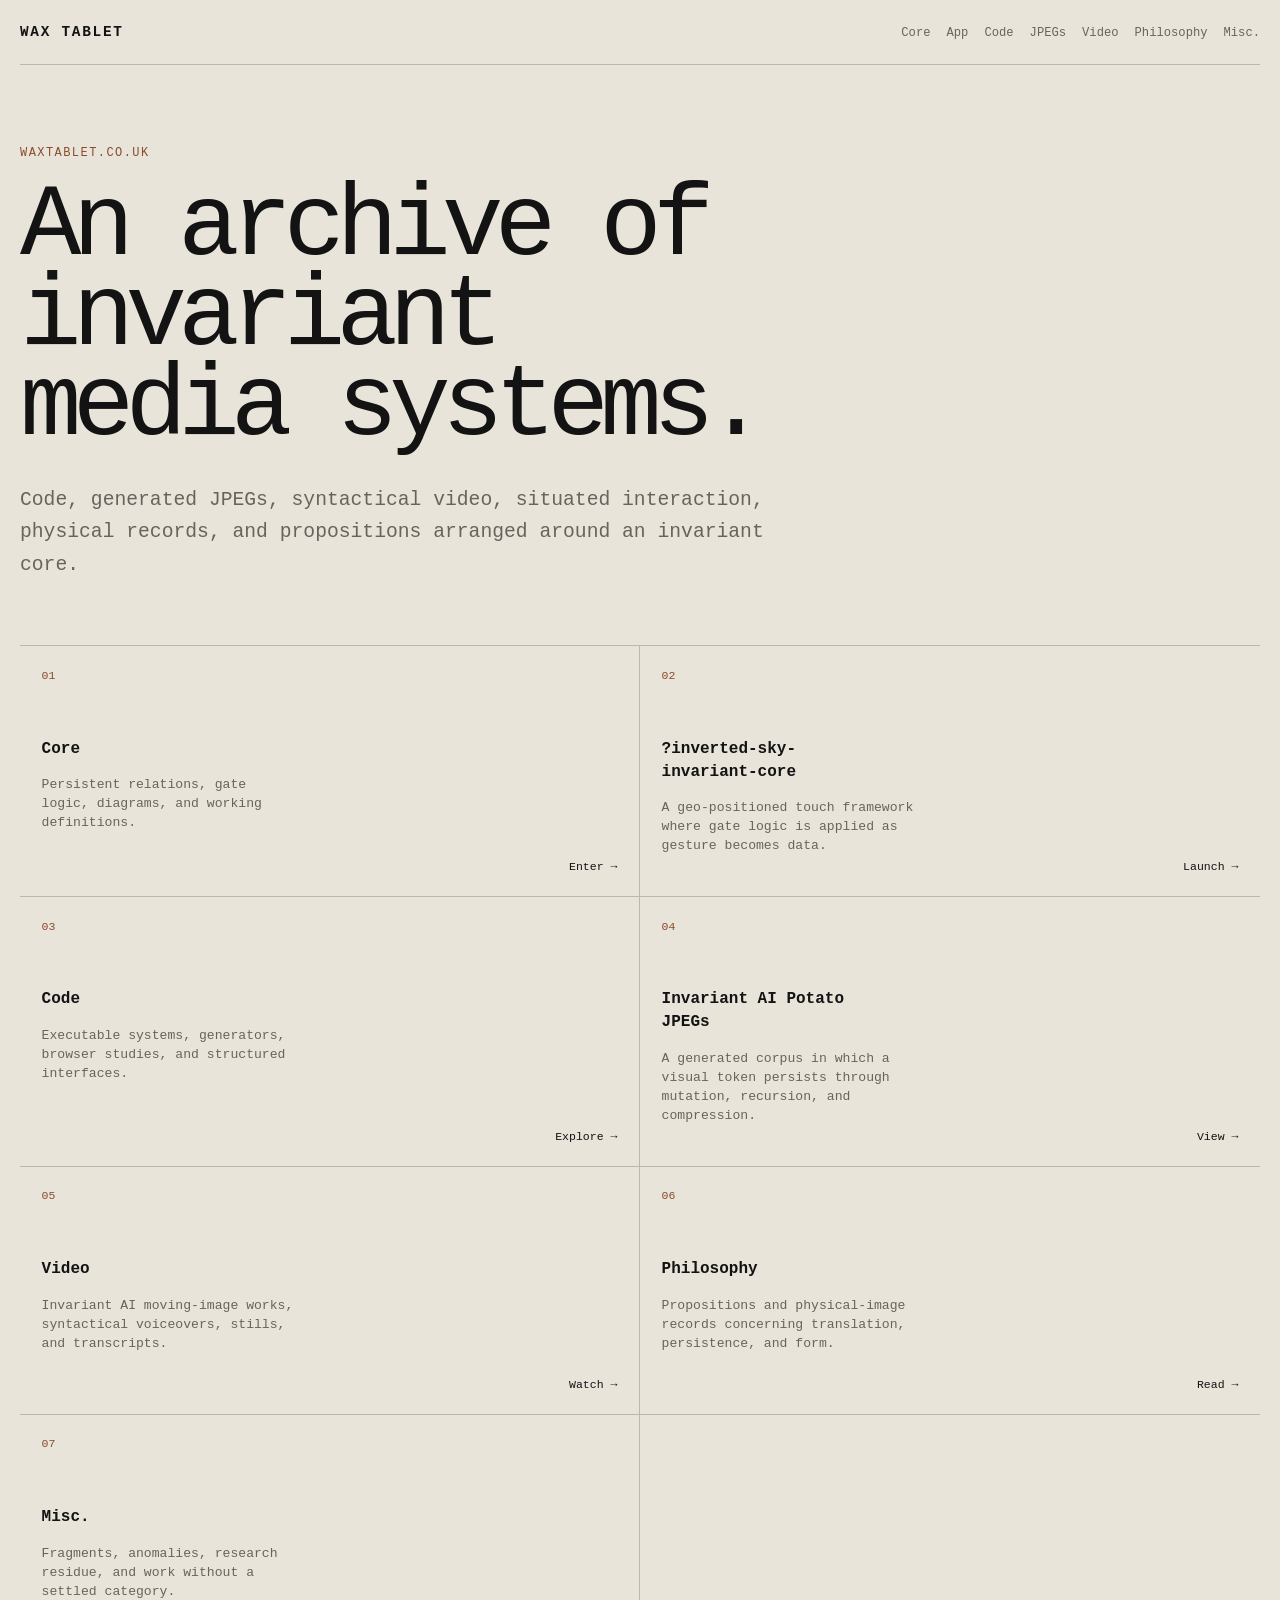
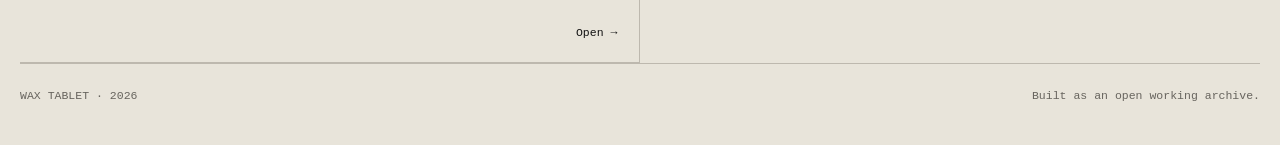
<file: index.html>
<!doctype html>
<html lang="en-GB">
<head>
  <meta charset="utf-8">
  <meta name="viewport" content="width=device-width, initial-scale=1">
  <meta name="description" content="WAX TABLET — an archive of invariant media systems.">
  <title>WAX TABLET</title>
  <link rel="stylesheet" href="style.css">
</head>
<body>
  <header class="site-header">
    <a class="wordmark" href="./">WAX TABLET</a>
    <nav aria-label="Primary navigation">
      <a href="core/">Core</a>
      <a href="app/inverted-sky-invariant-core/">App</a>
      <a href="code/">Code</a>
      <a href="potato/">JPEGs</a>
      <a href="video/">Video</a>
      <a href="philosophy/">Philosophy</a>
      <a href="misc/">Misc.</a>
    </nav>
  </header>
  <main>
    <section class="hero">
      <p class="eyebrow">waxtablet.co.uk</p>
      <h1>An archive of invariant<br>media systems.</h1>
      <p class="lede">Code, generated JPEGs, syntactical video, situated interaction, physical records, and propositions arranged around an invariant core.</p>
    </section>
    <section class="index" aria-label="Archive sections">
      <a class="index-item" href="core/"><span>01</span><strong>Core</strong><p>Persistent relations, gate logic, diagrams, and working definitions.</p><b>Enter →</b></a>
      <a class="index-item" href="app/inverted-sky-invariant-core/"><span>02</span><strong>?inverted-sky-invariant-core</strong><p>A geo-positioned touch framework where gate logic is applied as gesture becomes data.</p><b>Launch →</b></a>
      <a class="index-item" href="code/"><span>03</span><strong>Code</strong><p>Executable systems, generators, browser studies, and structured interfaces.</p><b>Explore →</b></a>
      <a class="index-item" href="potato/"><span>04</span><strong>Invariant AI Potato JPEGs</strong><p>A generated corpus in which a visual token persists through mutation, recursion, and compression.</p><b>View →</b></a>
      <a class="index-item" href="video/"><span>05</span><strong>Video</strong><p>Invariant AI moving-image works, syntactical voiceovers, stills, and transcripts.</p><b>Watch →</b></a>
      <a class="index-item" href="philosophy/"><span>06</span><strong>Philosophy</strong><p>Propositions and physical-image records concerning translation, persistence, and form.</p><b>Read →</b></a>
      <a class="index-item" href="misc/"><span>07</span><strong>Misc.</strong><p>Fragments, anomalies, research residue, and work without a settled category.</p><b>Open →</b></a>
    </section>
  </main>
  <footer>
    <span>WAX TABLET · 2026</span>
    <span>Built as an open working archive.</span>
  </footer>
</body>
</html>
</file>
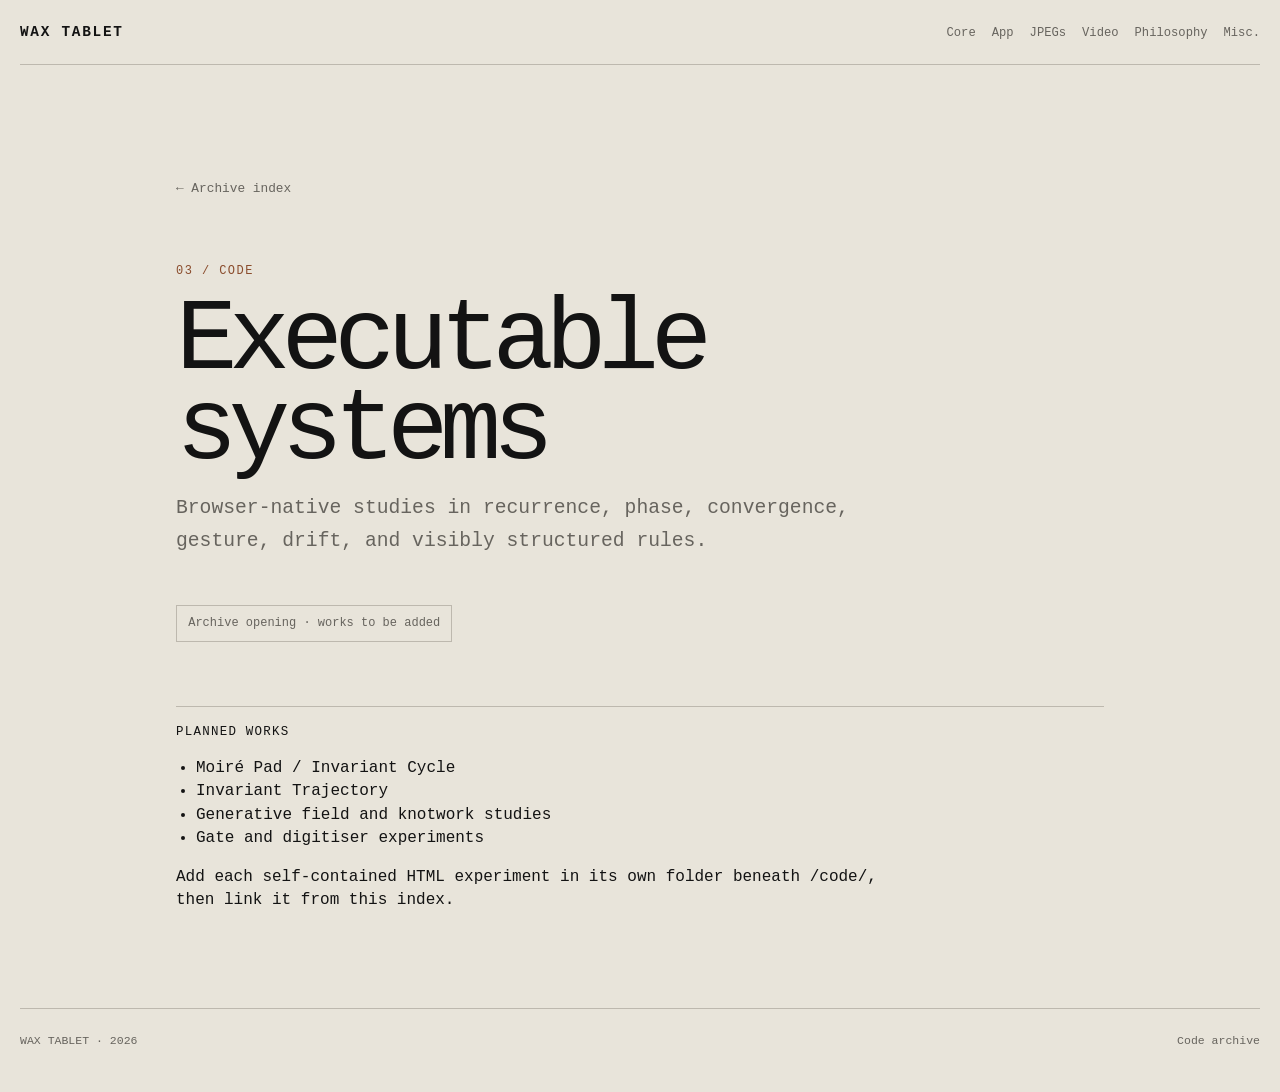
<file: code/index.html>
<!doctype html>
<html lang="en-GB">
<head><meta charset="utf-8"><meta name="viewport" content="width=device-width, initial-scale=1"><title>Code — WAX TABLET</title><link rel="stylesheet" href="../style.css"></head>
<body><header class="site-header"><a class="wordmark" href="../">WAX TABLET</a><nav><a href="../core/">Core</a><a href="../app/inverted-sky-invariant-core/">App</a><a href="../potato/">JPEGs</a><a href="../video/">Video</a><a href="../philosophy/">Philosophy</a><a href="../misc/">Misc.</a></nav></header><main class="page"><a class="back" href="../">← Archive index</a><p class="kicker">03 / Code</p><h1>Executable systems</h1><p class="lede">Browser-native studies in recurrence, phase, convergence, gesture, drift, and visibly structured rules.</p><span class="status">Archive opening · works to be added</span><h2>Planned works</h2><ul><li>Moiré Pad / Invariant Cycle</li><li>Invariant Trajectory</li><li>Generative field and knotwork studies</li><li>Gate and digitiser experiments</li></ul><p>Add each self-contained HTML experiment in its own folder beneath <code>/code/</code>, then link it from this index.</p></main><footer><span>WAX TABLET · 2026</span><span>Code archive</span></footer></body></html>
</file>
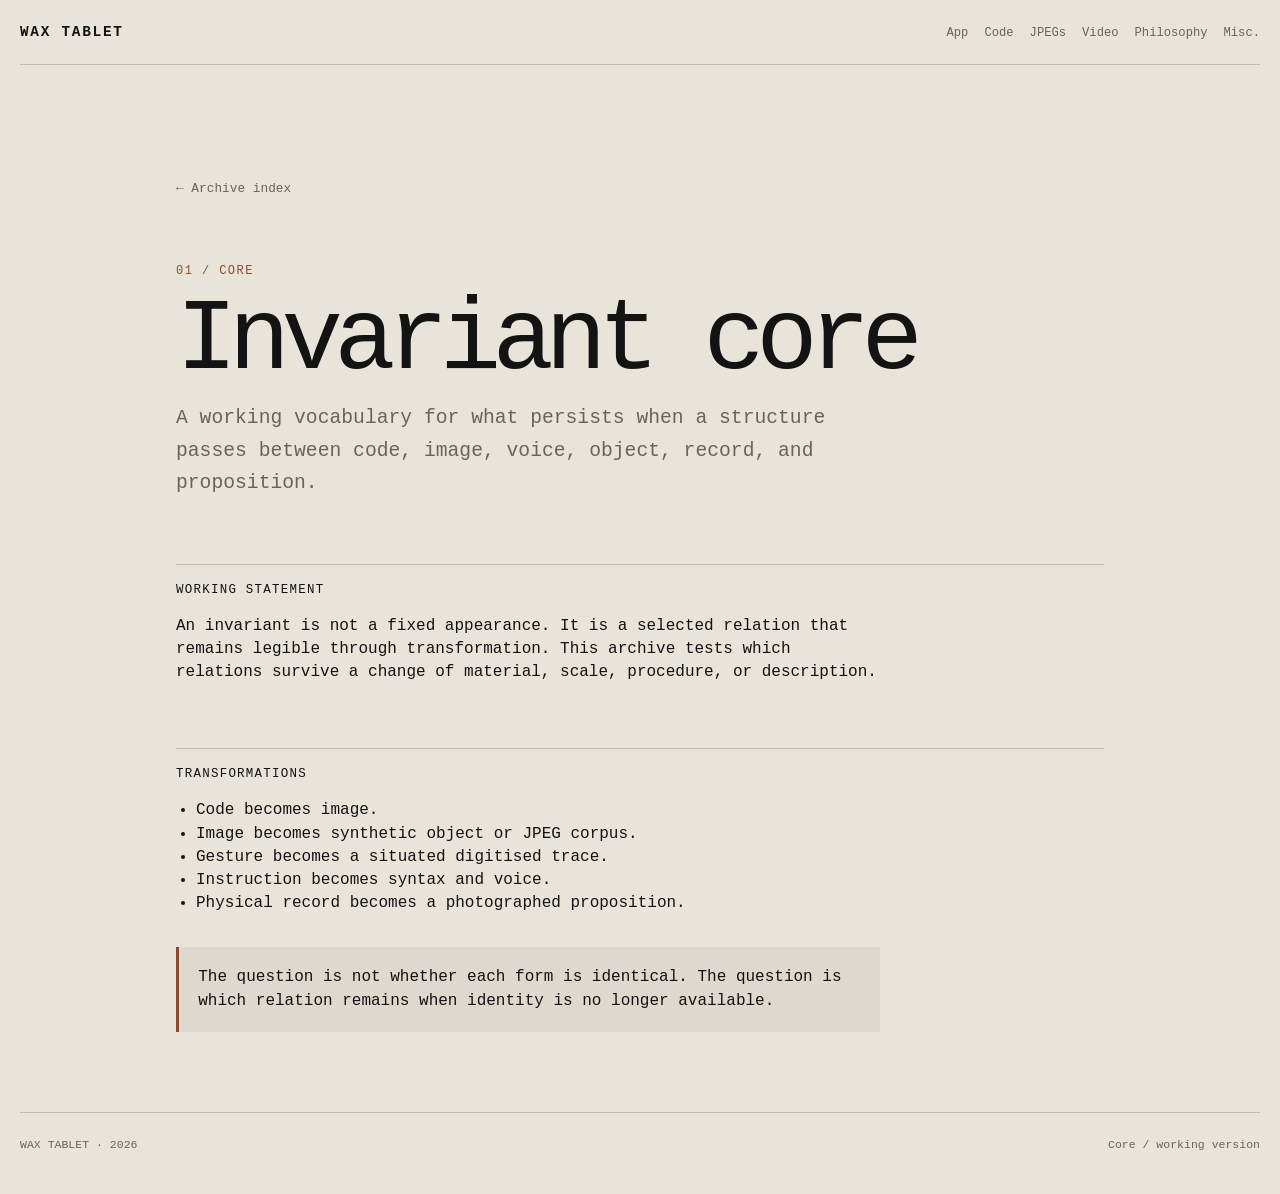
<file: core/index.html>
<!doctype html>
<html lang="en-GB">
<head><meta charset="utf-8"><meta name="viewport" content="width=device-width, initial-scale=1"><title>Core — WAX TABLET</title><link rel="stylesheet" href="../style.css"></head>
<body>
<header class="site-header"><a class="wordmark" href="../">WAX TABLET</a><nav><a href="../app/inverted-sky-invariant-core/">App</a><a href="../code/">Code</a><a href="../potato/">JPEGs</a><a href="../video/">Video</a><a href="../philosophy/">Philosophy</a><a href="../misc/">Misc.</a></nav></header>
<main class="page"><a class="back" href="../">← Archive index</a><p class="kicker">01 / Core</p><h1>Invariant core</h1><p class="lede">A working vocabulary for what persists when a structure passes between code, image, voice, object, record, and proposition.</p><h2>Working statement</h2><p>An invariant is not a fixed appearance. It is a selected relation that remains legible through transformation. This archive tests which relations survive a change of material, scale, procedure, or description.</p><h2>Transformations</h2><ul><li>Code becomes image.</li><li>Image becomes synthetic object or JPEG corpus.</li><li>Gesture becomes a situated digitised trace.</li><li>Instruction becomes syntax and voice.</li><li>Physical record becomes a photographed proposition.</li></ul><div class="callout">The question is not whether each form is identical. The question is which relation remains when identity is no longer available.</div></main>
<footer><span>WAX TABLET · 2026</span><span>Core / working version</span></footer>
</body></html>
</file>
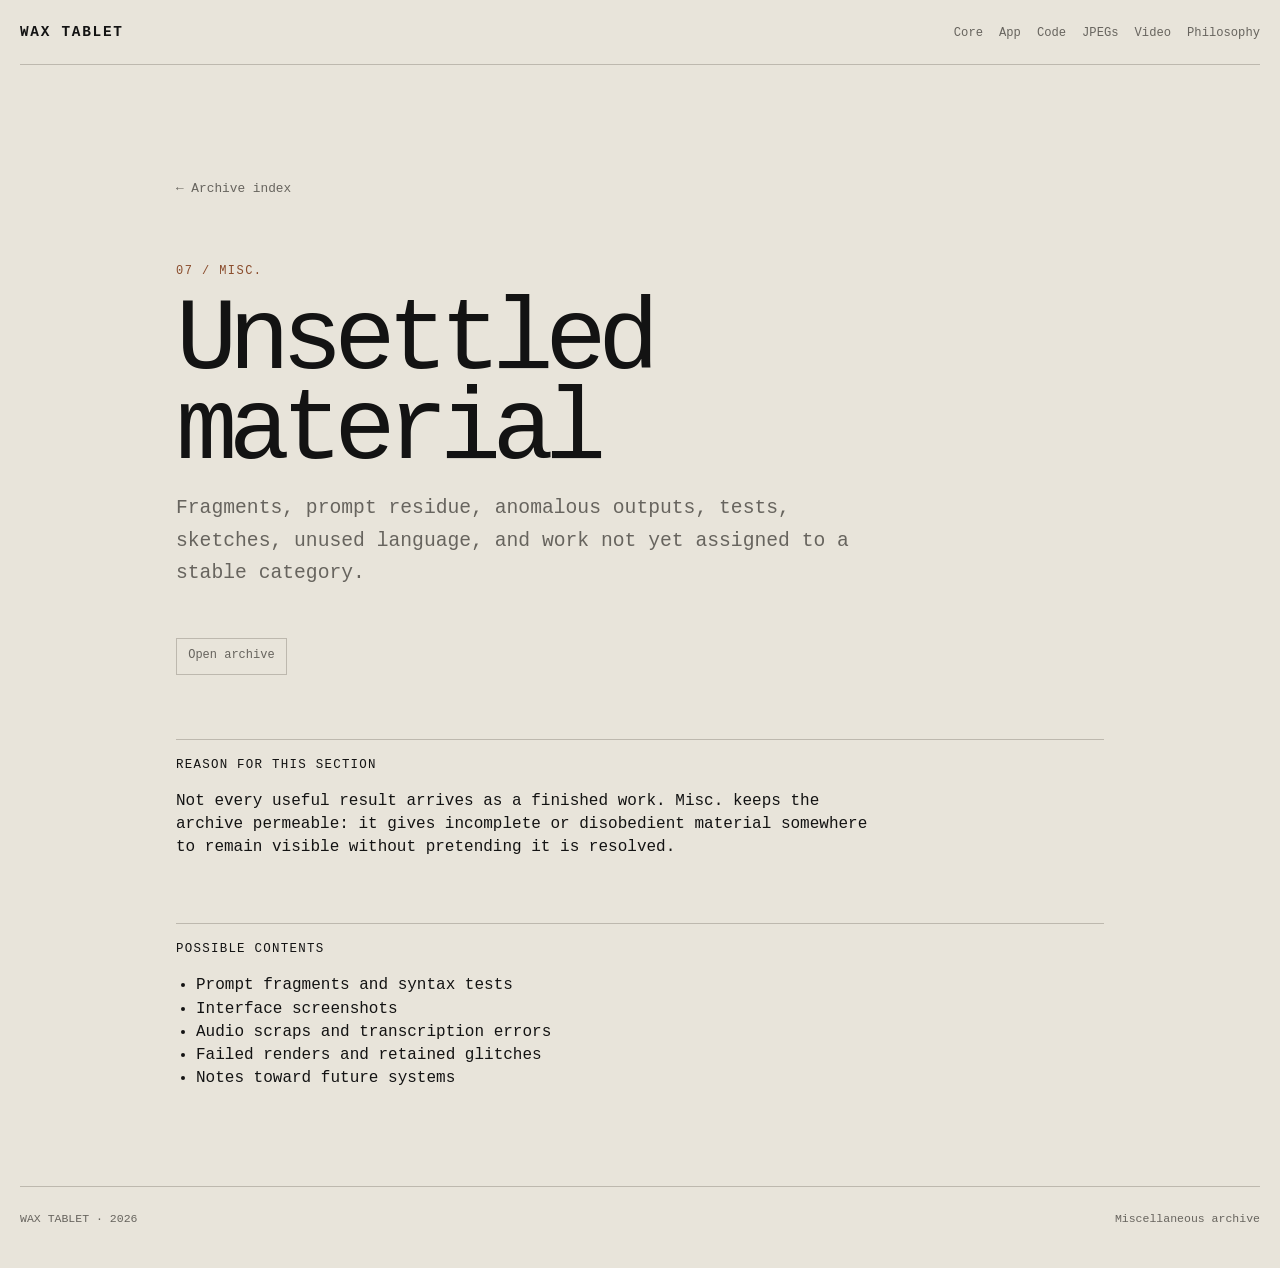
<file: misc/index.html>
<!doctype html>
<html lang="en-GB">
<head><meta charset="utf-8"><meta name="viewport" content="width=device-width, initial-scale=1"><title>Misc. — WAX TABLET</title><link rel="stylesheet" href="../style.css"></head>
<body><header class="site-header"><a class="wordmark" href="../">WAX TABLET</a><nav><a href="../core/">Core</a><a href="../app/inverted-sky-invariant-core/">App</a><a href="../code/">Code</a><a href="../potato/">JPEGs</a><a href="../video/">Video</a><a href="../philosophy/">Philosophy</a></nav></header><main class="page"><a class="back" href="../">← Archive index</a><p class="kicker">07 / Misc.</p><h1>Unsettled material</h1><p class="lede">Fragments, prompt residue, anomalous outputs, tests, sketches, unused language, and work not yet assigned to a stable category.</p><span class="status">Open archive</span><h2>Reason for this section</h2><p>Not every useful result arrives as a finished work. Misc. keeps the archive permeable: it gives incomplete or disobedient material somewhere to remain visible without pretending it is resolved.</p><h2>Possible contents</h2><ul><li>Prompt fragments and syntax tests</li><li>Interface screenshots</li><li>Audio scraps and transcription errors</li><li>Failed renders and retained glitches</li><li>Notes toward future systems</li></ul></main><footer><span>WAX TABLET · 2026</span><span>Miscellaneous archive</span></footer></body></html>
</file>
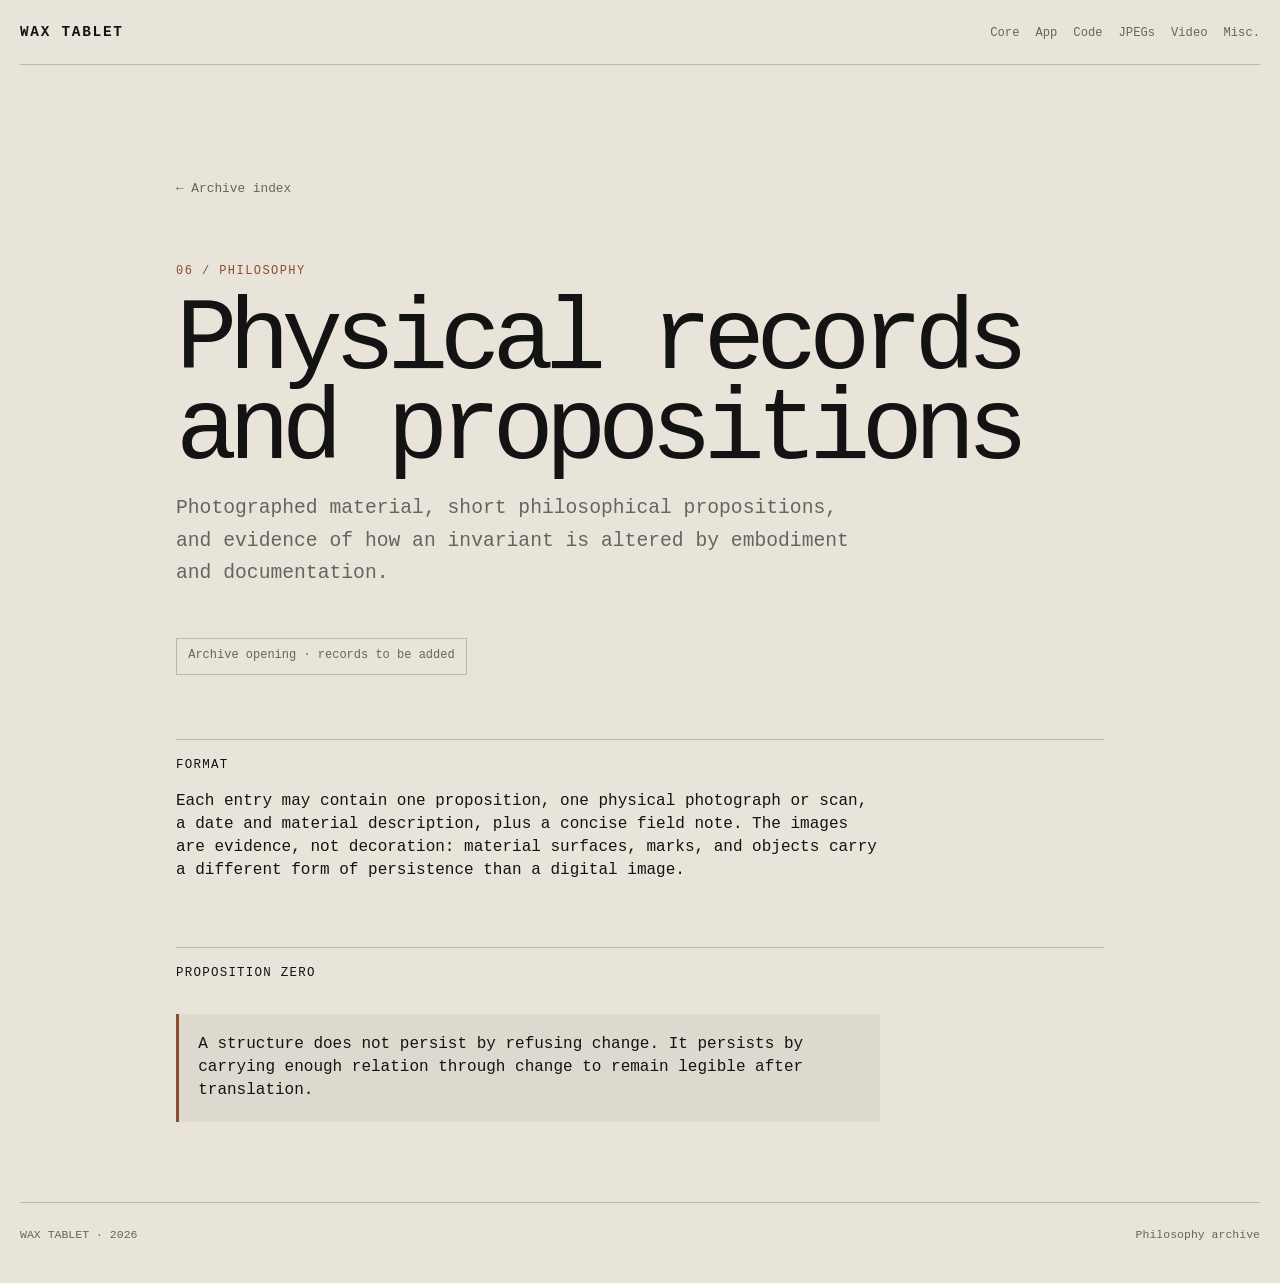
<file: philosophy/index.html>
<!doctype html>
<html lang="en-GB">
<head><meta charset="utf-8"><meta name="viewport" content="width=device-width, initial-scale=1"><title>Philosophy — WAX TABLET</title><link rel="stylesheet" href="../style.css"></head>
<body><header class="site-header"><a class="wordmark" href="../">WAX TABLET</a><nav><a href="../core/">Core</a><a href="../app/inverted-sky-invariant-core/">App</a><a href="../code/">Code</a><a href="../potato/">JPEGs</a><a href="../video/">Video</a><a href="../misc/">Misc.</a></nav></header><main class="page"><a class="back" href="../">← Archive index</a><p class="kicker">06 / Philosophy</p><h1>Physical records and propositions</h1><p class="lede">Photographed material, short philosophical propositions, and evidence of how an invariant is altered by embodiment and documentation.</p><span class="status">Archive opening · records to be added</span><h2>Format</h2><p>Each entry may contain one proposition, one physical photograph or scan, a date and material description, plus a concise field note. The images are evidence, not decoration: material surfaces, marks, and objects carry a different form of persistence than a digital image.</p><h2>Proposition zero</h2><div class="callout">A structure does not persist by refusing change. It persists by carrying enough relation through change to remain legible after translation.</div></main><footer><span>WAX TABLET · 2026</span><span>Philosophy archive</span></footer></body></html>
</file>
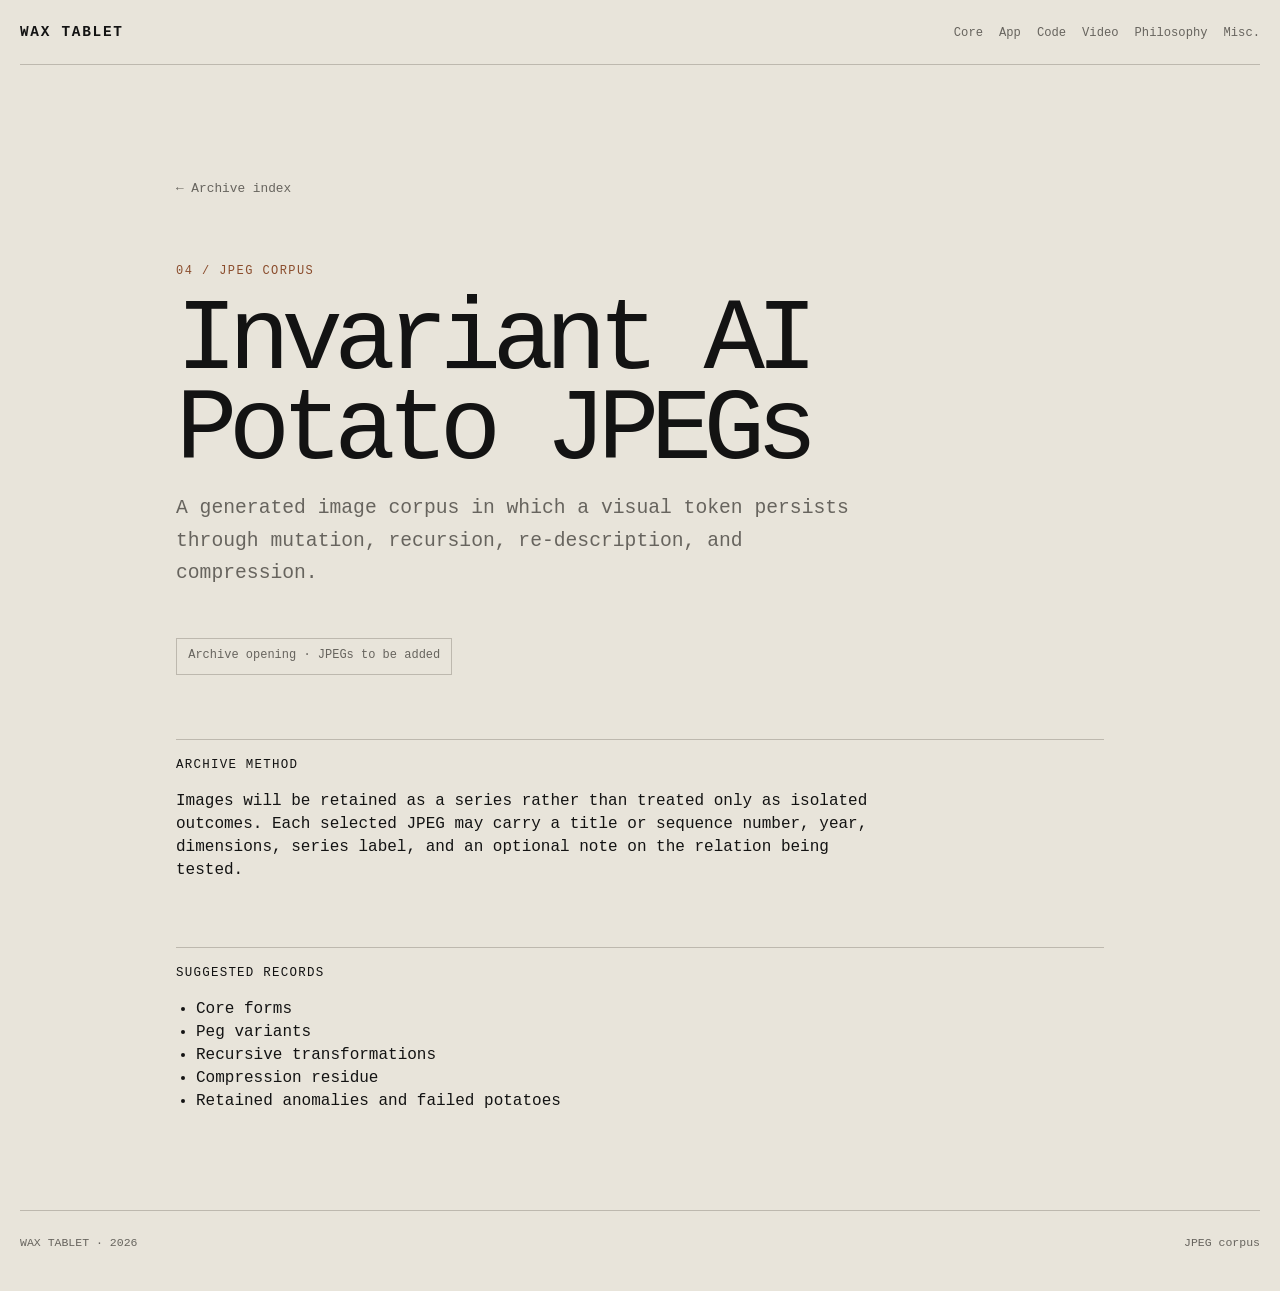
<file: potato/index.html>
<!doctype html>
<html lang="en-GB">
<head><meta charset="utf-8"><meta name="viewport" content="width=device-width, initial-scale=1"><title>Invariant AI Potato JPEGs — WAX TABLET</title><link rel="stylesheet" href="../style.css"></head>
<body><header class="site-header"><a class="wordmark" href="../">WAX TABLET</a><nav><a href="../core/">Core</a><a href="../app/inverted-sky-invariant-core/">App</a><a href="../code/">Code</a><a href="../video/">Video</a><a href="../philosophy/">Philosophy</a><a href="../misc/">Misc.</a></nav></header><main class="page"><a class="back" href="../">← Archive index</a><p class="kicker">04 / JPEG corpus</p><h1>Invariant AI Potato JPEGs</h1><p class="lede">A generated image corpus in which a visual token persists through mutation, recursion, re-description, and compression.</p><span class="status">Archive opening · JPEGs to be added</span><h2>Archive method</h2><p>Images will be retained as a series rather than treated only as isolated outcomes. Each selected JPEG may carry a title or sequence number, year, dimensions, series label, and an optional note on the relation being tested.</p><h2>Suggested records</h2><ul><li>Core forms</li><li>Peg variants</li><li>Recursive transformations</li><li>Compression residue</li><li>Retained anomalies and failed potatoes</li></ul></main><footer><span>WAX TABLET · 2026</span><span>JPEG corpus</span></footer></body></html>
</file>
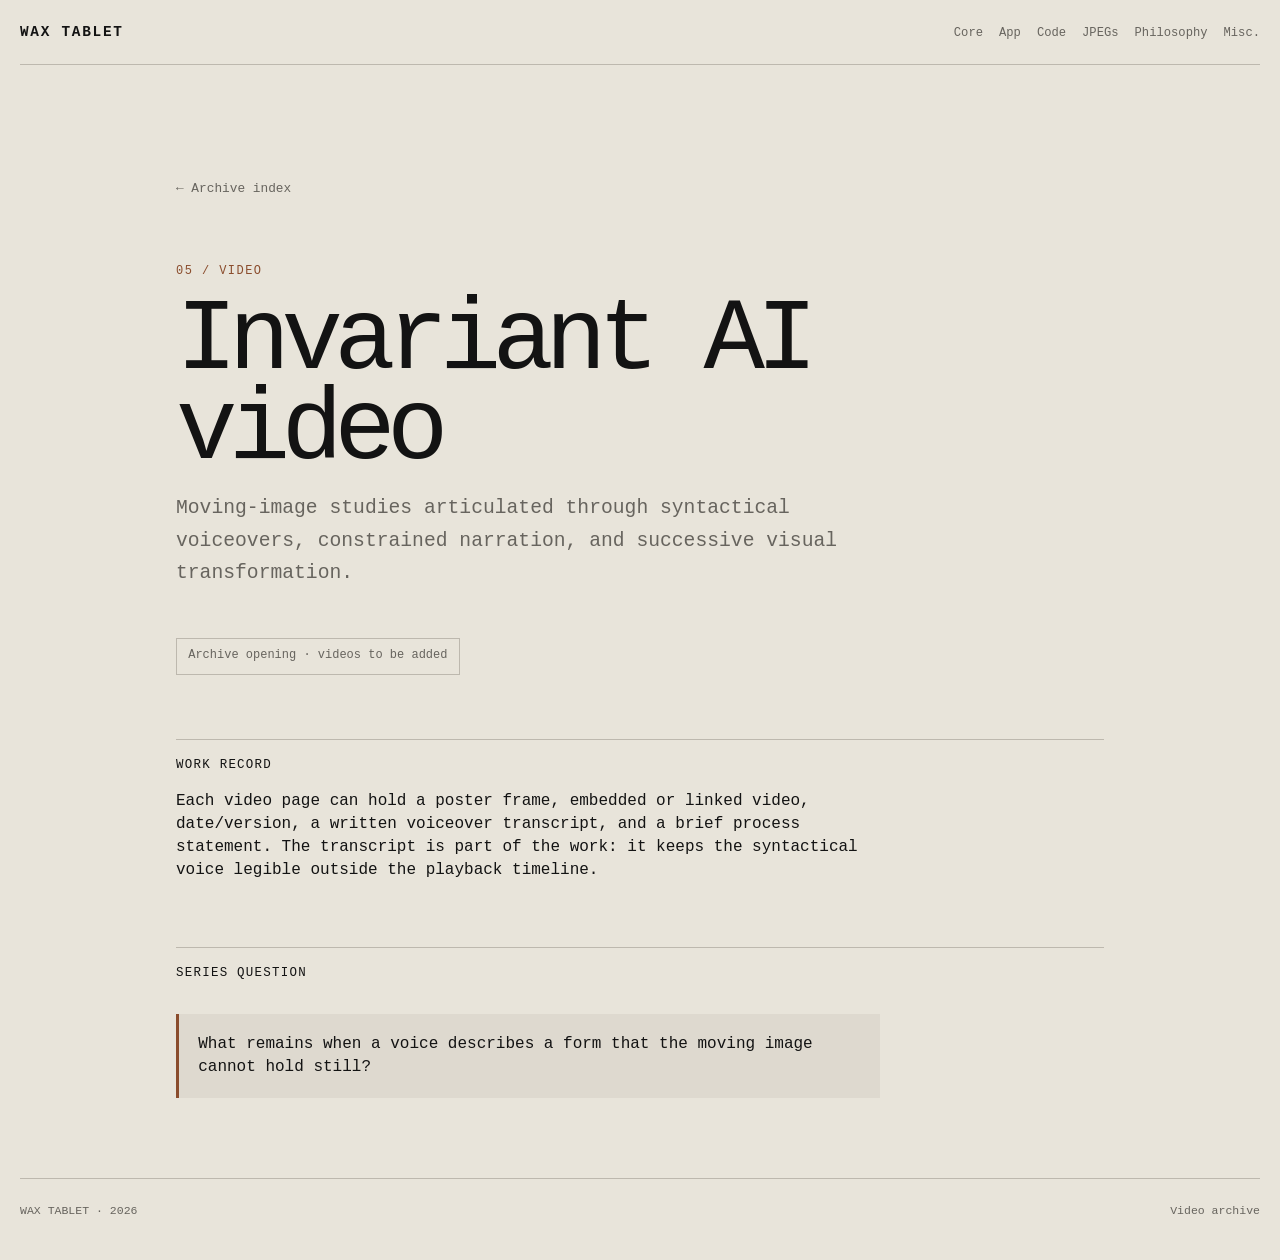
<file: video/index.html>
<!doctype html>
<html lang="en-GB">
<head><meta charset="utf-8"><meta name="viewport" content="width=device-width, initial-scale=1"><title>Video — WAX TABLET</title><link rel="stylesheet" href="../style.css"></head>
<body><header class="site-header"><a class="wordmark" href="../">WAX TABLET</a><nav><a href="../core/">Core</a><a href="../app/inverted-sky-invariant-core/">App</a><a href="../code/">Code</a><a href="../potato/">JPEGs</a><a href="../philosophy/">Philosophy</a><a href="../misc/">Misc.</a></nav></header><main class="page"><a class="back" href="../">← Archive index</a><p class="kicker">05 / Video</p><h1>Invariant AI video</h1><p class="lede">Moving-image studies articulated through syntactical voiceovers, constrained narration, and successive visual transformation.</p><span class="status">Archive opening · videos to be added</span><h2>Work record</h2><p>Each video page can hold a poster frame, embedded or linked video, date/version, a written voiceover transcript, and a brief process statement. The transcript is part of the work: it keeps the syntactical voice legible outside the playback timeline.</p><h2>Series question</h2><div class="callout">What remains when a voice describes a form that the moving image cannot hold still?</div></main><footer><span>WAX TABLET · 2026</span><span>Video archive</span></footer></body></html>
</file>
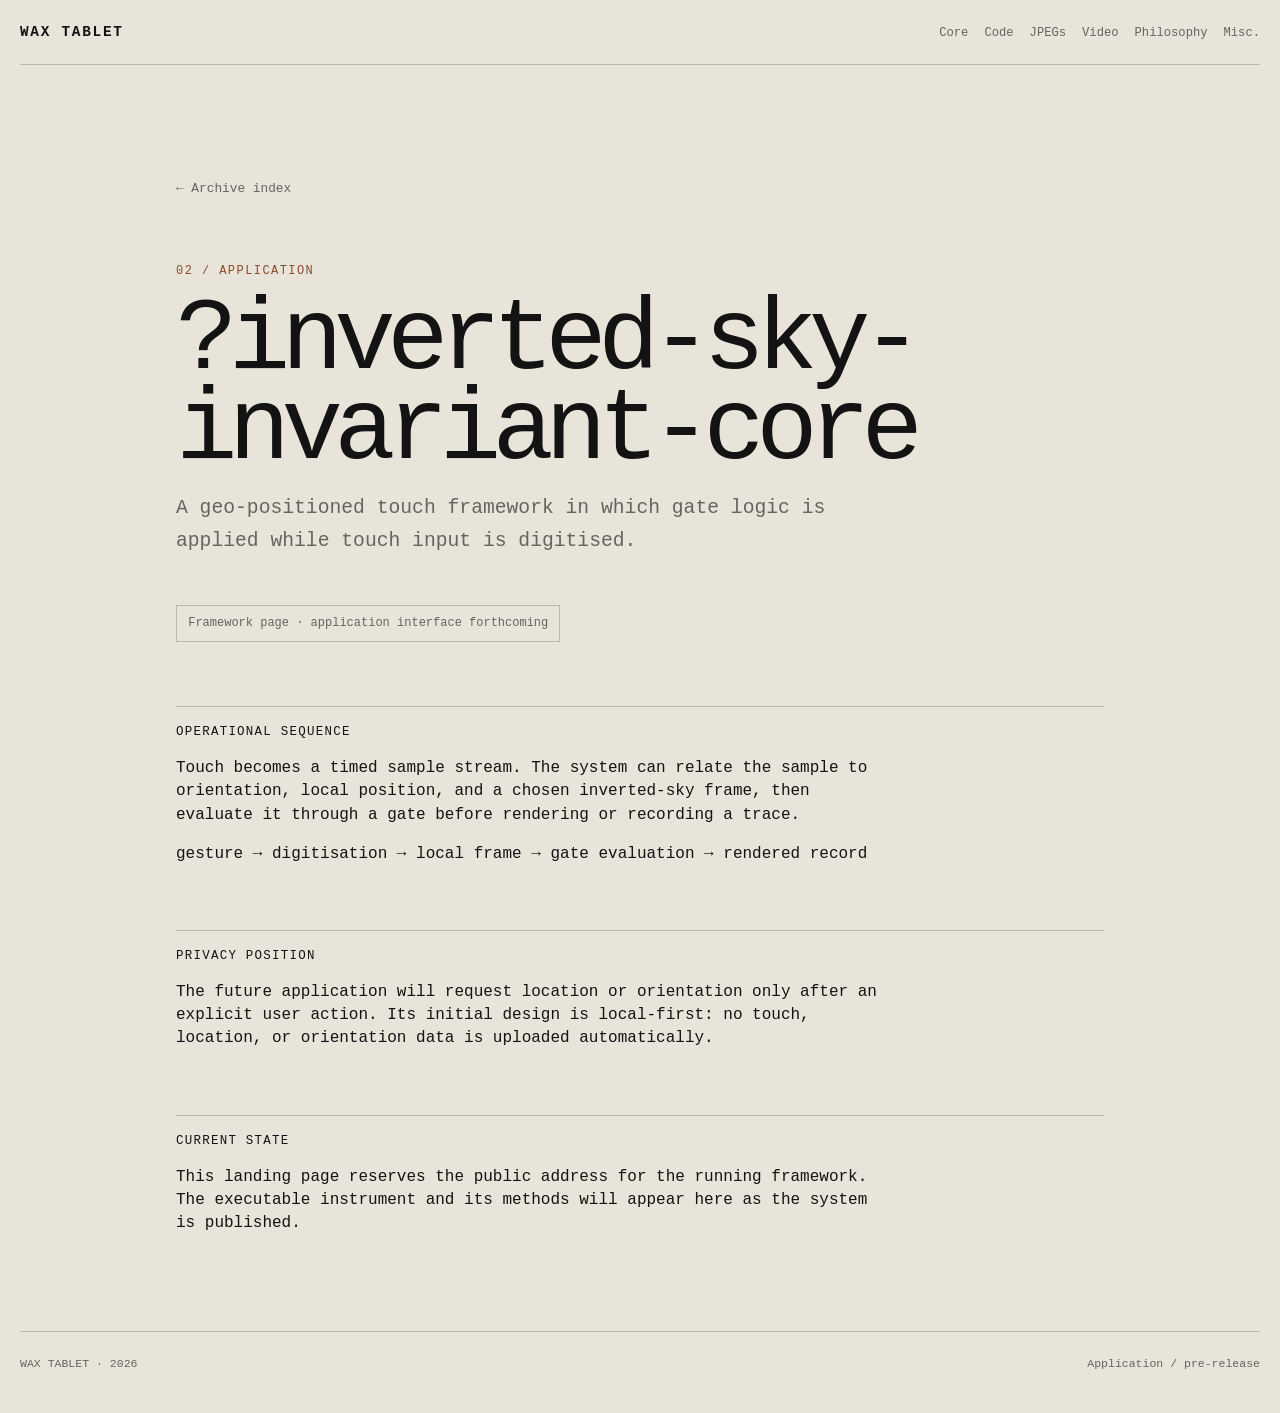
<file: app/inverted-sky-invariant-core/index.html>
<!doctype html>
<html lang="en-GB">
<head><meta charset="utf-8"><meta name="viewport" content="width=device-width, initial-scale=1"><title>?inverted-sky-invariant-core — WAX TABLET</title><link rel="stylesheet" href="../../style.css"></head>
<body>
<header class="site-header"><a class="wordmark" href="../../">WAX TABLET</a><nav><a href="../../core/">Core</a><a href="../../code/">Code</a><a href="../../potato/">JPEGs</a><a href="../../video/">Video</a><a href="../../philosophy/">Philosophy</a><a href="../../misc/">Misc.</a></nav></header>
<main class="page"><a class="back" href="../../">← Archive index</a><p class="kicker">02 / Application</p><h1>?inverted-sky-invariant-core</h1><p class="lede">A geo-positioned touch framework in which gate logic is applied while touch input is digitised.</p><span class="status">Framework page · application interface forthcoming</span><h2>Operational sequence</h2><p>Touch becomes a timed sample stream. The system can relate the sample to orientation, local position, and a chosen inverted-sky frame, then evaluate it through a gate before rendering or recording a trace.</p><p>gesture → digitisation → local frame → gate evaluation → rendered record</p><h2>Privacy position</h2><p>The future application will request location or orientation only after an explicit user action. Its initial design is local-first: no touch, location, or orientation data is uploaded automatically.</p><h2>Current state</h2><p>This landing page reserves the public address for the running framework. The executable instrument and its methods will appear here as the system is published.</p></main>
<footer><span>WAX TABLET · 2026</span><span>Application / pre-release</span></footer>
</body></html>
</file>
<file: style.css>
:root {
  --paper: #e8e4da;
  --ink: #131313;
  --muted: #67645e;
  --line: #bdb8ae;
  --accent: #8a4c2c;
  --dark: #151514;
}
* { box-sizing: border-box; }
html { background: var(--paper); }
body { margin: 0; color: var(--ink); background: var(--paper); font-family: ui-monospace, SFMono-Regular, Menlo, Monaco, Consolas, "Liberation Mono", monospace; font-size: 16px; line-height: 1.45; }
a { color: inherit; }
.site-header, footer { width: min(100% - 2.5rem, 78rem); margin: 0 auto; }
.site-header { display: flex; align-items: baseline; justify-content: space-between; gap: 2rem; padding: 1.35rem 0; border-bottom: 1px solid var(--line); }
.wordmark { font-size: .9rem; letter-spacing: .12em; font-weight: 700; text-decoration: none; white-space: nowrap; }
nav { display: flex; flex-wrap: wrap; justify-content: flex-end; gap: .4rem 1rem; }
nav a { color: var(--muted); font-size: .76rem; text-decoration: none; }
nav a:hover, nav a:focus { color: var(--accent); }
main { width: min(100% - 2.5rem, 78rem); margin: 0 auto; }
.hero { min-height: 51vh; display: flex; flex-direction: column; justify-content: end; padding: 5rem 0 4rem; border-bottom: 1px solid var(--line); }
.eyebrow, .kicker { margin: 0 0 1.2rem; color: var(--accent); font-size: .75rem; letter-spacing: .12em; text-transform: uppercase; }
h1 { max-width: 15ch; margin: 0; font-size: clamp(3rem, 8vw, 7rem); font-weight: 500; letter-spacing: -.085em; line-height: .88; }
.lede { max-width: 48rem; margin: 2rem 0 0; color: var(--muted); font-size: clamp(1rem, 2vw, 1.23rem); line-height: 1.65; }
.index { display: grid; grid-template-columns: repeat(2, minmax(0, 1fr)); }
.index-item { position: relative; min-height: 15.5rem; padding: 1.35rem; border-bottom: 1px solid var(--line); color: inherit; text-decoration: none; }
.index-item:nth-child(odd) { border-right: 1px solid var(--line); }
.index-item:hover, .index-item:focus { color: var(--paper); background: var(--dark); outline: none; }
.index-item span { display: block; color: var(--accent); font-size: .72rem; }
.index-item strong { display: block; max-width: 20ch; margin-top: 3.3rem; font-size: 1rem; font-weight: 600; }
.index-item p { max-width: 32ch; margin: .9rem 0 1.2rem; color: var(--muted); font-size: .82rem; }
.index-item:hover p, .index-item:focus p { color: #c5c0b6; }
.index-item b { position: absolute; right: 1.35rem; bottom: 1.25rem; font-size: .72rem; font-weight: 500; }
.page { max-width: 58rem; padding: 7rem 0 5rem; }
.page h1 { max-width: 14ch; }
.page h2 { margin: 4rem 0 1rem; padding-top: 1rem; border-top: 1px solid var(--line); font-size: .78rem; font-weight: 500; letter-spacing: .1em; text-transform: uppercase; }
.page p, .page li { max-width: 44rem; }
.page p { margin: 1rem 0; }
.page ul { margin: 1rem 0; padding-left: 1.25rem; }
.status { display: inline-block; margin-top: 2rem; padding: .55rem .7rem; border: 1px solid var(--line); color: var(--muted); font-size: .75rem; }
.callout { max-width: 44rem; margin-top: 2rem; padding: 1.2rem; border-left: 3px solid var(--accent); background: #ded9cf; }
.back { display: inline-block; margin-bottom: 3rem; color: var(--muted); font-size: .8rem; text-decoration: none; }
.back:hover { color: var(--accent); }
footer { display: flex; justify-content: space-between; gap: 1rem; padding: 1.5rem 0 2.5rem; color: var(--muted); font-size: .72rem; border-top: 1px solid var(--line); }
@media (max-width: 720px) {
  .site-header { align-items: flex-start; flex-direction: column; gap: .9rem; }
  nav { justify-content: flex-start; }
  .hero { min-height: 43vh; padding: 4rem 0 3rem; }
  .index { grid-template-columns: 1fr; }
  .index-item:nth-child(odd) { border-right: 0; }
  .index-item { min-height: 12.5rem; }
  .page { padding: 4.5rem 0 3.5rem; }
  footer { flex-direction: column; }
}
</file>
